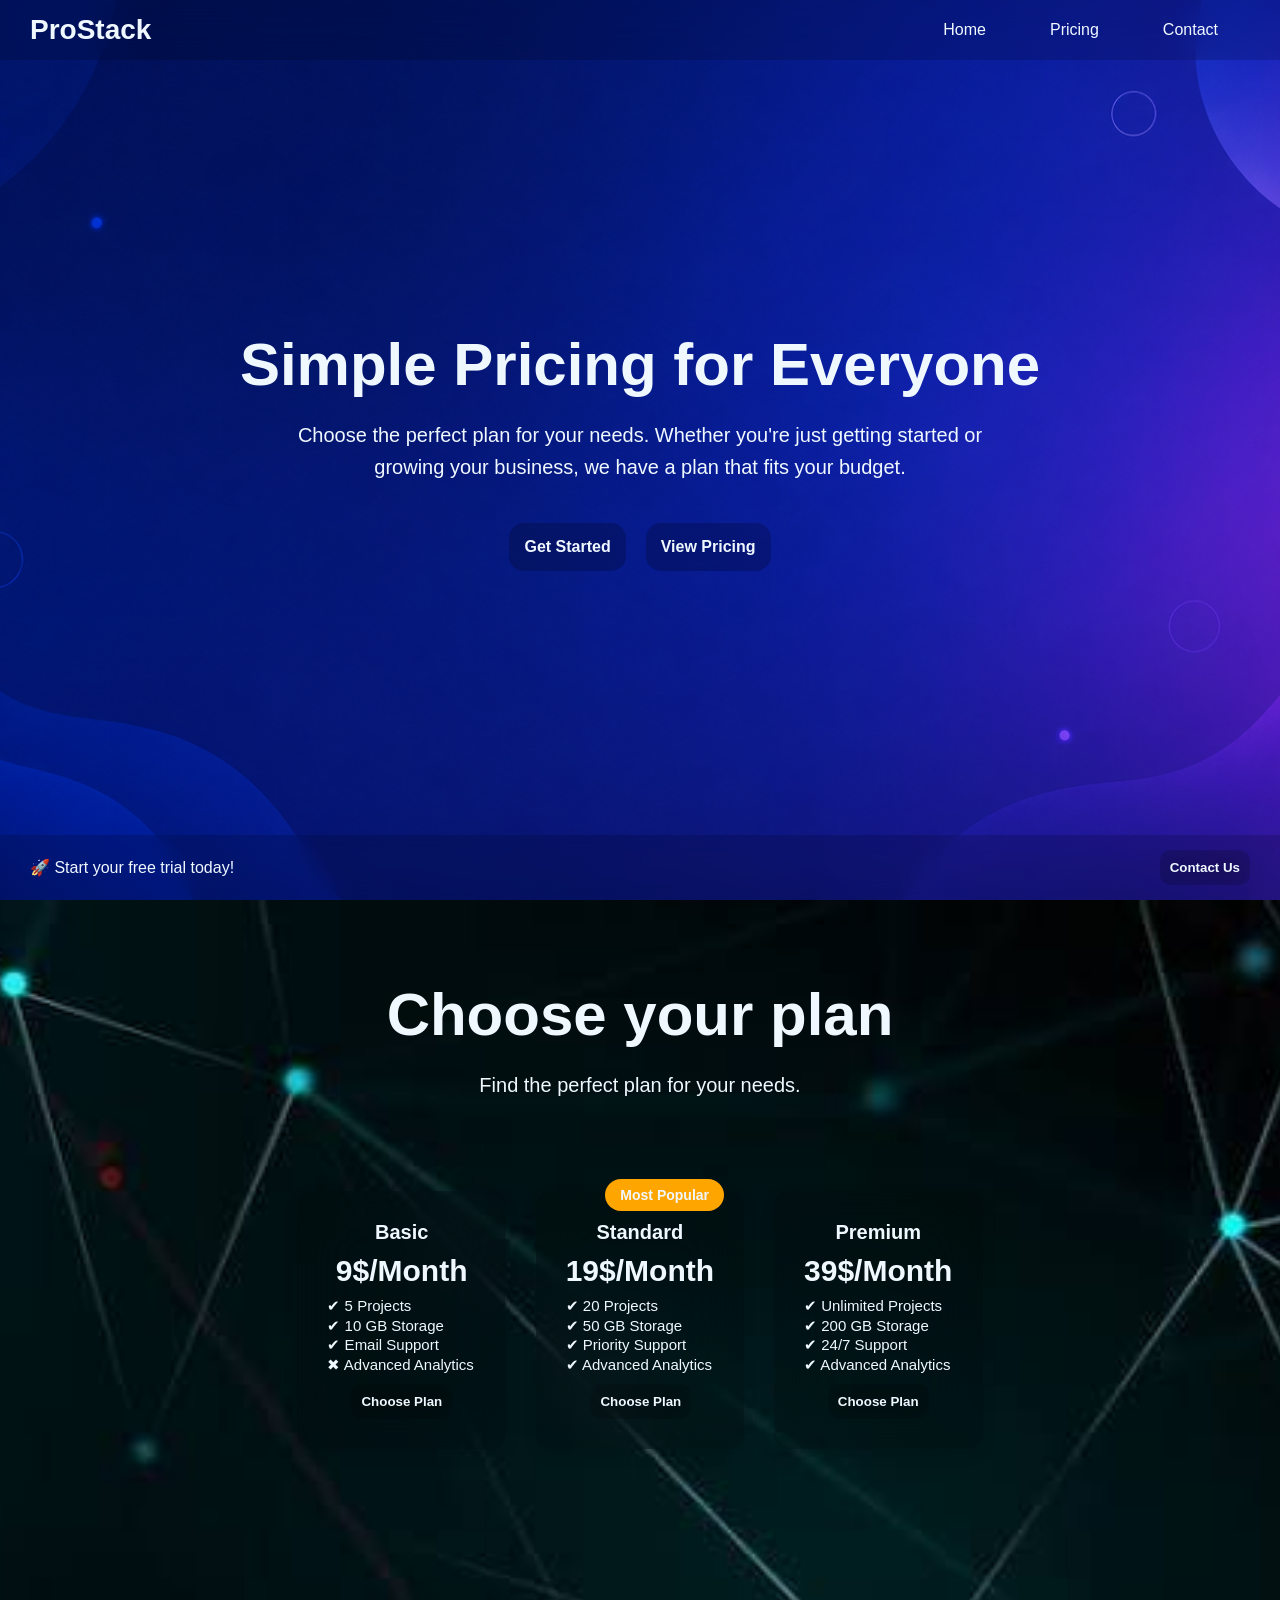
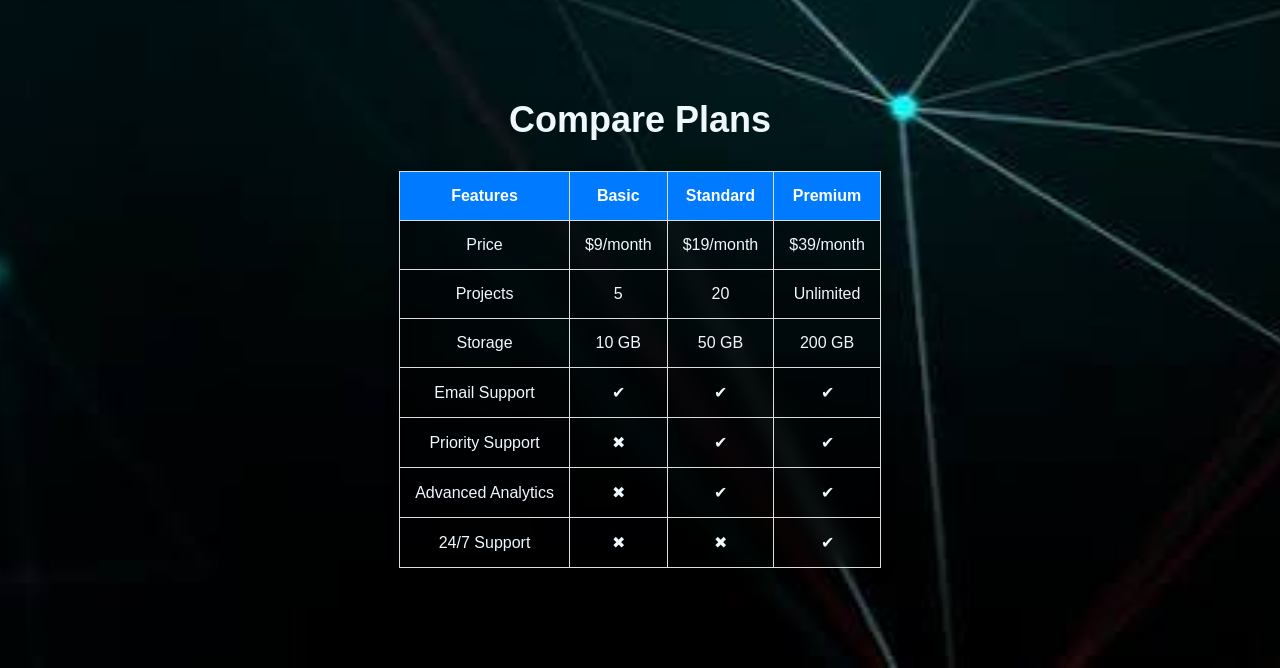
<file: index.html>
<!doctype html>
<html lang="en">
  <head>
    <meta charset="UTF-8" />
    <meta name="viewport" content="width=device-width, initial-scale=1.0" />
    <title>Pricing Page</title>
    <link rel="stylesheet" href="./styles/styles.css" />
  </head>
  <body>
    <nav class="navbar">
      <div class="logo">ProStack</div>
      <ul class="list-items">
        <li><a href="index.html">Home</a></li>
        <li><a href="pricing.html">Pricing</a></li>
        <li><a href="contact.html">Contact</a></li>
      </ul>
    </nav>
    <header>
      <div class="main-section">
        <h1>Simple Pricing for Everyone</h1>
        <p>
          Choose the perfect plan for your needs. Whether you're just getting
          started or growing your business, we have a plan that fits your
          budget.
        </p>

        <div class="btn">
          <button><a href="">Get Started</a></button>
          <button><a href="">View Pricing</a></button>
        </div>
      </div>
      <div class="pricing-section">
        <h2>Choose your plan</h2>
        <p>Find the perfect plan for your needs.</p>

        <div class="pricing-container">
          <div class="pricing-card">
            <h3>Basic</h3>
            <h1>9$<span>/Month</span></h1>
            <ul>
              <li>✔ 5 Projects</li>
              <li>✔ 10 GB Storage</li>
              <li>✔ Email Support</li>
              <li>✖ Advanced Analytics</li>
            </ul>
            <button>Choose Plan</button>
          </div>
          <div class="pricing-card">
            <span class="badge">Most Popular</span>
            <h3>Standard</h3>
            <h1>19$<span>/Month</span></h1>
            <ul>
              <li>✔ 20 Projects</li>
              <li>✔ 50 GB Storage</li>
              <li>✔ Priority Support</li>
              <li>✔ Advanced Analytics</li>
            </ul>
            <button>Choose Plan</button>
          </div>
          <div class="pricing-card">
            <h3>Premium</h3>
            <h1>39$<span>/Month</span></h1>
            <ul>
              <li>✔ Unlimited Projects</li>
              <li>✔ 200 GB Storage</li>
              <li>✔ 24/7 Support</li>
              <li>✔ Advanced Analytics</li>
            </ul>
            <button>Choose Plan</button>
          </div>
        </div>
        <section class="comparison">
          <h2>Compare Plans</h2>

          <table>
            <thead>
              <tr>
                <th>Features</th>
                <th>Basic</th>
                <th>Standard</th>
                <th>Premium</th>
              </tr>
            </thead>

            <tbody>
              <tr>
                <td>Price</td>
                <td>$9/month</td>
                <td>$19/month</td>
                <td>$39/month</td>
              </tr>

              <tr>
                <td>Projects</td>
                <td>5</td>
                <td>20</td>
                <td>Unlimited</td>
              </tr>

              <tr>
                <td>Storage</td>
                <td>10 GB</td>
                <td>50 GB</td>
                <td>200 GB</td>
              </tr>

              <tr>
                <td>Email Support</td>
                <td>✔</td>
                <td>✔</td>
                <td>✔</td>
              </tr>

              <tr>
                <td>Priority Support</td>
                <td>✖</td>
                <td>✔</td>
                <td>✔</td>
              </tr>

              <tr>
                <td>Advanced Analytics</td>
                <td>✖</td>
                <td>✔</td>
                <td>✔</td>
              </tr>

              <tr>
                <td>24/7 Support</td>
                <td>✖</td>
                <td>✖</td>
                <td>✔</td>
              </tr>
            </tbody>
          </table>
        </section>
      </div>
    </header>
    <div class="bottom-bar">
      <p>🚀 Start your free trial today!</p>
      <button>Contact Us</button>
    </div>
  </body>
</html>
</file>
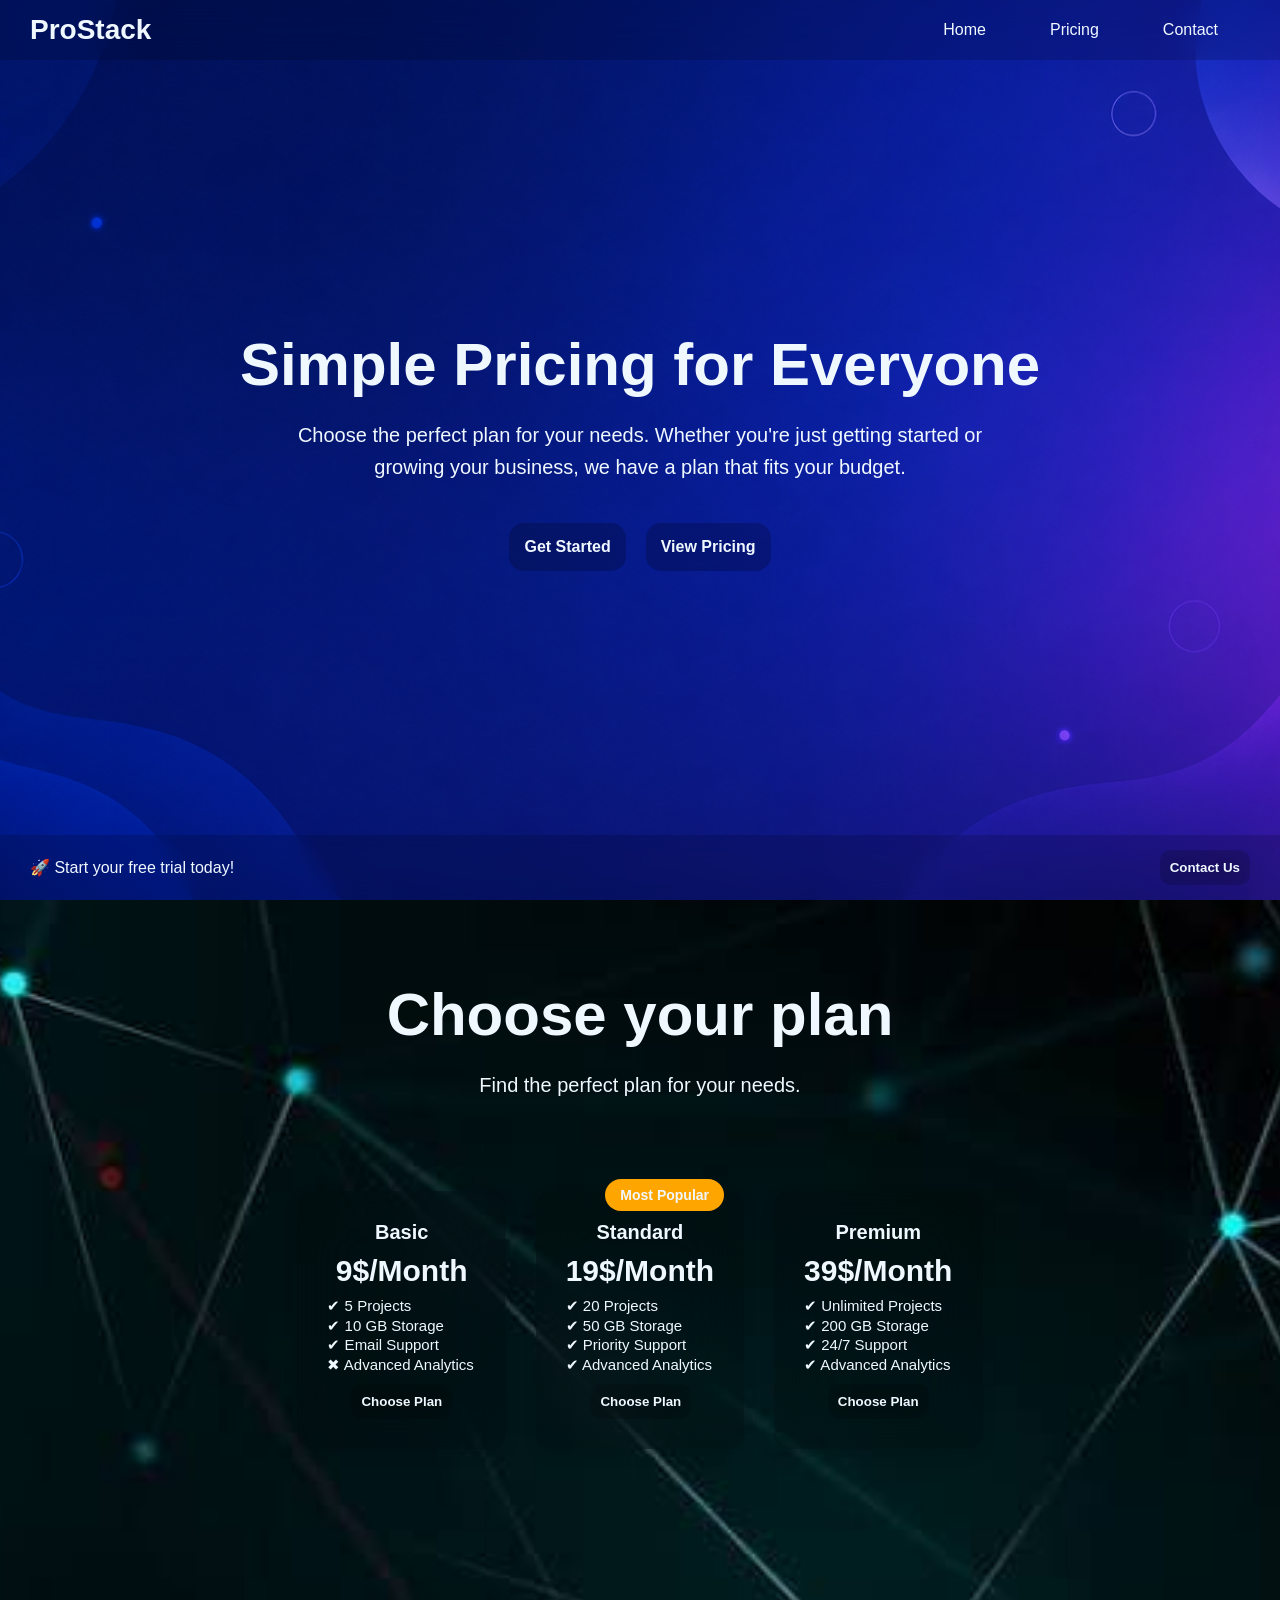
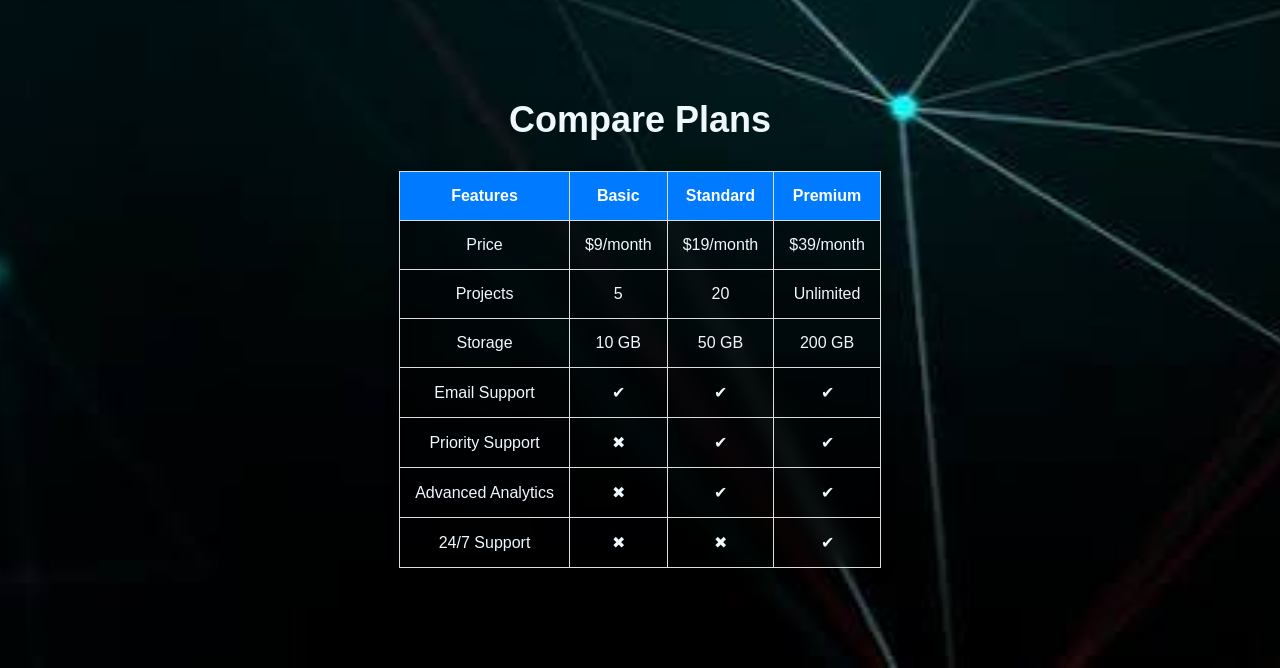
<file: home.html>
<!doctype html>
<html lang="en">
  <head>
    <meta charset="UTF-8" />
    <meta name="viewport" content="width=device-width, initial-scale=1.0" />
    <title>Pricing Page</title>
    <link rel="stylesheet" href="styles/styles.css" />
  </head>
  <body>
    <nav class="navbar">
      <div class="logo">ProStack</div>
      <ul class="list-items">
        <li><a href="home.html">Home</a></li>
        <li><a href="pricing.html">Pricing</a></li>
        <li><a href="contact.html">Contact</a></li>
      </ul>
    </nav>
    <header>
      <div class="main-section">
        <h1>Simple Pricing for Everyone</h1>
        <p>
          Choose the perfect plan for your needs. Whether you're just getting
          started or growing your business, we have a plan that fits your
          budget.
        </p>

        <div class="btn">
          <button><a href="">Get Started</a></button>
          <button><a href="">View Pricing</a></button>
        </div>
      </div>
      <div class="pricing-section">
        <h2>Choose your plan</h2>
        <p>Find the perfect plan for your needs.</p>

        <div class="pricing-container">
          <div class="pricing-card">
            <h3>Basic</h3>
            <h1>9$<span>/Month</span></h1>
            <ul>
              <li>✔ 5 Projects</li>
              <li>✔ 10 GB Storage</li>
              <li>✔ Email Support</li>
              <li>✖ Advanced Analytics</li>
            </ul>
            <button>Choose Plan</button>
          </div>
          <div class="pricing-card">
            <span class="badge">Most Popular</span>
            <h3>Standard</h3>
            <h1>19$<span>/Month</span></h1>
            <ul>
              <li>✔ 20 Projects</li>
              <li>✔ 50 GB Storage</li>
              <li>✔ Priority Support</li>
              <li>✔ Advanced Analytics</li>
            </ul>
            <button>Choose Plan</button>
          </div>
          <div class="pricing-card">
            <h3>Premium</h3>
            <h1>39$<span>/Month</span></h1>
            <ul>
              <li>✔ Unlimited Projects</li>
              <li>✔ 200 GB Storage</li>
              <li>✔ 24/7 Support</li>
              <li>✔ Advanced Analytics</li>
            </ul>
            <button>Choose Plan</button>
          </div>
        </div>
        <section class="comparison">
          <h2>Compare Plans</h2>

          <table>
            <thead>
              <tr>
                <th>Features</th>
                <th>Basic</th>
                <th>Standard</th>
                <th>Premium</th>
              </tr>
            </thead>

            <tbody>
              <tr>
                <td>Price</td>
                <td>$9/month</td>
                <td>$19/month</td>
                <td>$39/month</td>
              </tr>

              <tr>
                <td>Projects</td>
                <td>5</td>
                <td>20</td>
                <td>Unlimited</td>
              </tr>

              <tr>
                <td>Storage</td>
                <td>10 GB</td>
                <td>50 GB</td>
                <td>200 GB</td>
              </tr>

              <tr>
                <td>Email Support</td>
                <td>✔</td>
                <td>✔</td>
                <td>✔</td>
              </tr>

              <tr>
                <td>Priority Support</td>
                <td>✖</td>
                <td>✔</td>
                <td>✔</td>
              </tr>

              <tr>
                <td>Advanced Analytics</td>
                <td>✖</td>
                <td>✔</td>
                <td>✔</td>
              </tr>

              <tr>
                <td>24/7 Support</td>
                <td>✖</td>
                <td>✖</td>
                <td>✔</td>
              </tr>
            </tbody>
          </table>
        </section>
      </div>
    </header>
    <div class="bottom-bar">
      <p>🚀 Start your free trial today!</p>
      <button>Contact Us</button>
    </div>
  </body>
</html>
</file>
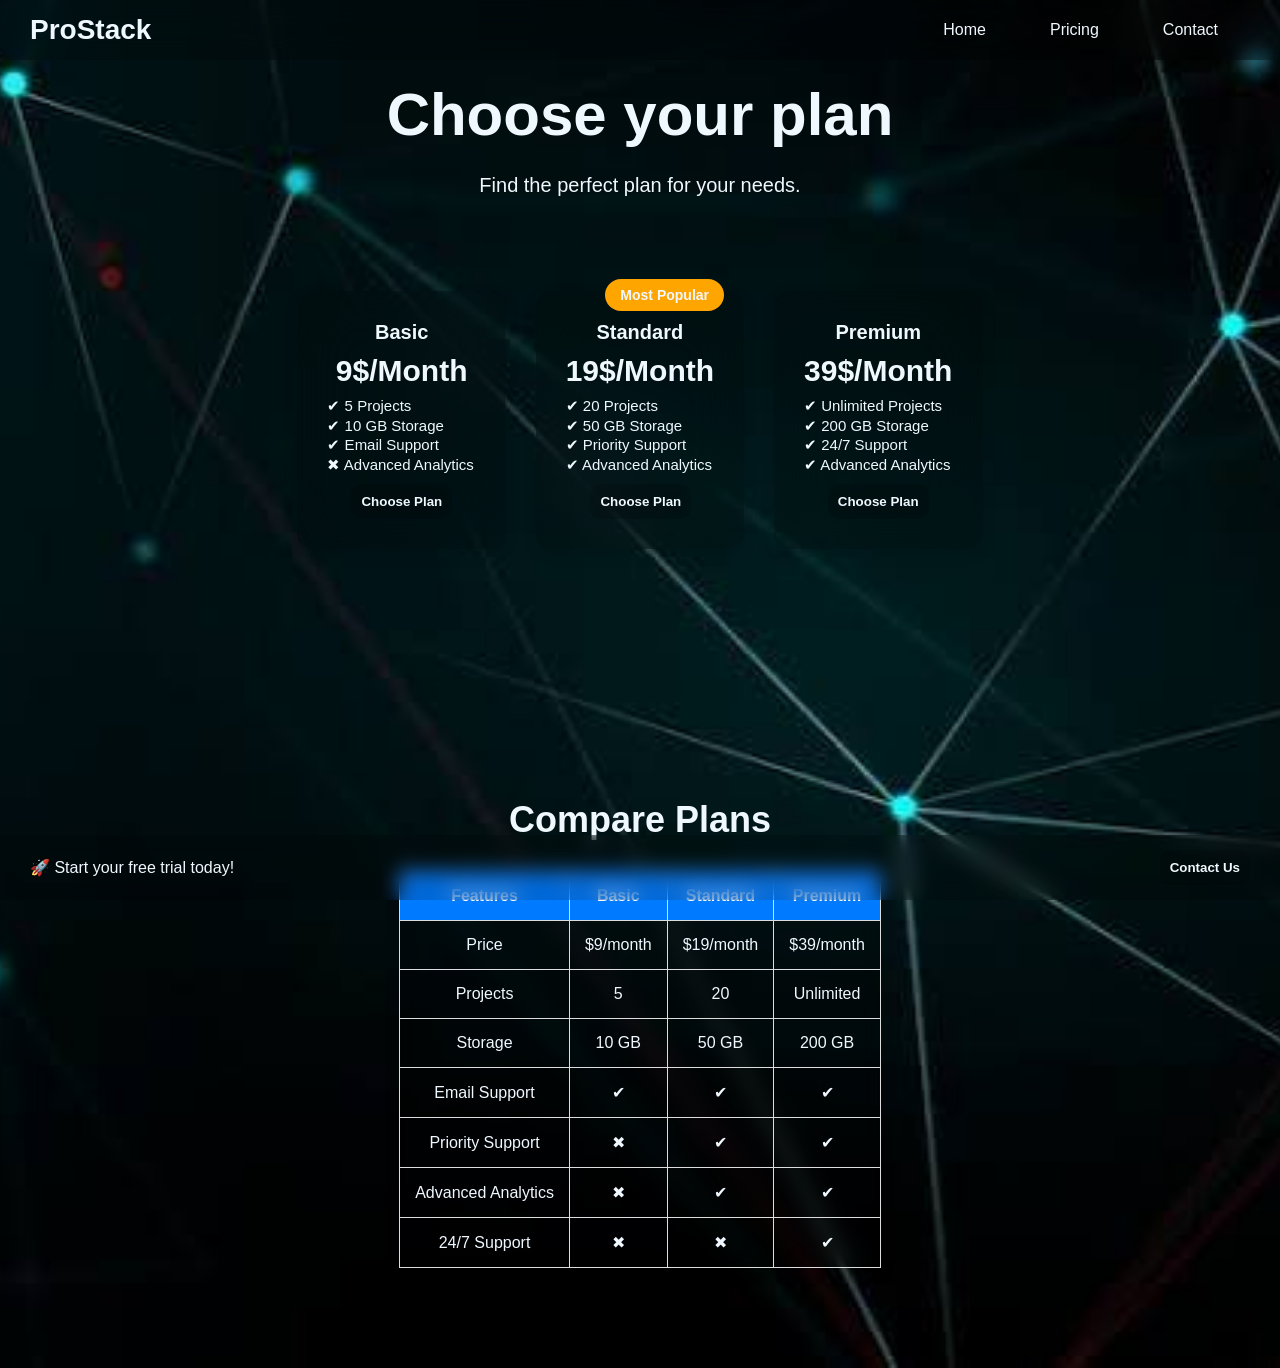
<file: pricing.html>
<!doctype html>
<html lang="en">
  <head>
    <meta charset="UTF-8" />
    <meta name="viewport" content="width=device-width, initial-scale=1.0" />
    <title>Pricing Page</title>
    <link rel="stylesheet" href="./styles/styles.css" />
  </head>
  <body>
    <nav class="navbar">
      <div class="logo">ProStack</div>
      <ul class="list-items">
        <li><a href="index.html">Home</a></li>
        <li><a href="pricing.html">Pricing</a></li>
        <li><a href="contact.html">Contact</a></li>
      </ul>
    </nav>

    <header class="pricing-section">
      <h2>Choose your plan</h2>
      <p>Find the perfect plan for your needs.</p>

      <div class="pricing-container">
        <div class="pricing-card">
          <h3>Basic</h3>
          <h1>9$<span>/Month</span></h1>
          <ul>
            <li>✔ 5 Projects</li>
            <li>✔ 10 GB Storage</li>
            <li>✔ Email Support</li>
            <li>✖ Advanced Analytics</li>
          </ul>
          <button>Choose Plan</button>
        </div>
        <div class="pricing-card">
          <span class="badge">Most Popular</span>
          <h3>Standard</h3>
          <h1>19$<span>/Month</span></h1>
          <ul>
            <li>✔ 20 Projects</li>
            <li>✔ 50 GB Storage</li>
            <li>✔ Priority Support</li>
            <li>✔ Advanced Analytics</li>
          </ul>
          <button>Choose Plan</button>
        </div>
        <div class="pricing-card">
          <h3>Premium</h3>
          <h1>39$<span>/Month</span></h1>
          <ul>
            <li>✔ Unlimited Projects</li>
            <li>✔ 200 GB Storage</li>
            <li>✔ 24/7 Support</li>
            <li>✔ Advanced Analytics</li>
          </ul>
          <button>Choose Plan</button>
        </div>
      </div>
      <section class="comparison">
        <h2>Compare Plans</h2>

        <table>
          <thead>
            <tr>
              <th>Features</th>
              <th>Basic</th>
              <th>Standard</th>
              <th>Premium</th>
            </tr>
          </thead>

          <tbody>
            <tr>
              <td>Price</td>
              <td>$9/month</td>
              <td>$19/month</td>
              <td>$39/month</td>
            </tr>

            <tr>
              <td>Projects</td>
              <td>5</td>
              <td>20</td>
              <td>Unlimited</td>
            </tr>

            <tr>
              <td>Storage</td>
              <td>10 GB</td>
              <td>50 GB</td>
              <td>200 GB</td>
            </tr>

            <tr>
              <td>Email Support</td>
              <td>✔</td>
              <td>✔</td>
              <td>✔</td>
            </tr>

            <tr>
              <td>Priority Support</td>
              <td>✖</td>
              <td>✔</td>
              <td>✔</td>
            </tr>

            <tr>
              <td>Advanced Analytics</td>
              <td>✖</td>
              <td>✔</td>
              <td>✔</td>
            </tr>

            <tr>
              <td>24/7 Support</td>
              <td>✖</td>
              <td>✖</td>
              <td>✔</td>
            </tr>
          </tbody>
        </table>
      </section>
    </header>
    <div class="bottom-bar">
      <p>🚀 Start your free trial today!</p>
      <button>Contact Us</button>
    </div>
  </body>
</html>
</file>
<file: styles/styles.css>
* {
  margin: 0;
  padding: 0;
  box-sizing: border-box;
  font-family: "Gill Sans", "Gill Sans MT", Calibri, "Trebuchet MS", sans-serif;
  color: aliceblue;
}

body {
  height: 100vh;
  background-image: url("../images/home.png");
  background-size: cover;
  background-position: center;
  background-repeat: no-repeat;
}

.navbar {
  display: flex;
  justify-content: space-between;
  align-items: center;
  height: 60px;
  padding-left: 1rem;
  padding-right: 2rem;
  position: fixed;
  top: 0;
  left: 0;
  width: 100%;

  background-color: rgba(0, 0, 0, 0.15);
  backdrop-filter: blur(20px);
  -webkit-backdrop-filter: blur(20px);
  padding: 15px 30px;
  z-index: 1000;
}

.list-items {
  display: flex;
}

.list-items li {
  list-style: none;
}

.list-items li a {
  display: flex;
  margin: 2rem;
  text-decoration: none;
}

.logo {
  font-size: 28px;
  font-weight: bold;
}

.list-items li a:hover {
  color: black;
}

/*Home page Design*/
.main-section {
  height: 100vh;
  display: flex;
  flex-direction: column;
  justify-content: center;
  align-items: center;
}

.main-section h1 {
  font-size: 60px;
  margin-bottom: 20px;
}

.main-section p {
  max-width: 700px;
  font-size: 20px;
  line-height: 1.6;
  margin-bottom: 40px;
  text-align: center;
}

.btn {
  display: flex;
  gap: 20px;
}

.btn button {
  background: rgba(0, 0, 0, 0.2);
  backdrop-filter: blur(10px);
  padding: 15px;
  font-weight: 600;
  border: none;
  border-radius: 15px;
  transition: 3s;
  cursor: pointer;
}

.btn button a {
  text-decoration: none;
  font-size: 16px;
}

.btn button:hover {
  background: black;
}

/*Pricing Page Design*/
.pricing-section {
  background-image: url("../images/background2.jpg");
  background-repeat: no-repeat;
  background-size: cover;
  background-position: center;
  display: flex;
  flex-direction: column;
  justify-content: center;
  align-items: center;
}

.pricing-container {
  display: grid;
  grid-template-columns: repeat(3, 1fr);
  gap: 30px;

  max-width: 1200px;
  margin: 50px auto;
  padding: 20px;
}

.pricing-card {
  background: rgba(0, 0, 0, 0.15);
  backdrop-filter: blur(30px);
  -webkit-backdrop-filter: blur(30px);

  padding: 30px;
  border-radius: 15px;
  text-align: center;
  box-shadow: 0 5px 15px rgba(0, 0, 0, 0.1);
  position: relative;
}

.badge {
  position: absolute;
  top: -12px;
  right: 20px;
  background: orange;
  padding: 8px 15px;
  border-radius: 20px;
  font-size: 14px;
  font-weight: bold;
}

.pricing-section h2 {
  font-size: 60px;
  margin-bottom: 20px;
  margin-top: 80px;
}

.pricing-section p {
  max-width: 700px;
  font-size: 20px;
  line-height: 1.6;
  margin-bottom: 20px;
  text-align: center;
}

.pricing-card h3 {
  font-size: 20px;
  margin-bottom: 10px;
}

.pricing-card h1 {
  font-size: 30px;
  margin-bottom: 8px;
}

.pricing-card ul {
  font-size: 15px;
  margin-bottom: 10px;
}

.pricing-card ul li {
  text-align: left;
  list-style: none;
  line-height: 1.3;
}

.pricing-card button {
  background: rgba(0, 0, 0, 0.1);
  backdrop-filter: blur(10px);
  padding: 10px;
  font-weight: 600;
  border: none;
  border-radius: 10px;
  transition: 3s;
  cursor: pointer;
}

.pricing-card button:hover {
  background: black;
}

.comparison {
  max-width: 1000px;
  margin: 80px auto;
  padding: 20px;
  text-align: center;
}

.comparison h2 {
  margin-bottom: 30px;
  font-size: 36px;
}

table {
  width: 100%;
  border-collapse: collapse;
  background: rgba(0, 0, 0, 0.15);
  backdrop-filter: blur(10px);
  -webkit-backdrop-filter: blur(10px);
  box-shadow: 0 5px 15px rgba(0, 0, 0, 0.1);
}

th,
td {
  border: 1px solid #ddd;
  padding: 15px;
  text-align: center;
}

th {
  background: #007bff;
  color: white;
}

tr:nth-child(even) {
  background: rgba(0, 0, 0, 0.15);
}

.bottom-bar {
  position: fixed;
  bottom: 0;
  left: 0;
  width: 100%;

  background: rgba(0, 0, 0, 0.15);
  backdrop-filter: blur(10px);
  -webkit-backdrop-filter: blur(10px);
  color: white;

  display: flex;
  justify-content: space-between;
  align-items: center;

  padding: 15px 30px;
  z-index: 1000;
}

.bottom-bar button {
  background: rgba(0, 0, 0, 0.1);
  backdrop-filter: blur(10px);
  padding: 10px;
  font-weight: 600;
  border: none;
  border-radius: 10px;
  transition: 3s;
  cursor: pointer;
}

.bottom-bar button:hover {
  background: black;
}
</file>
